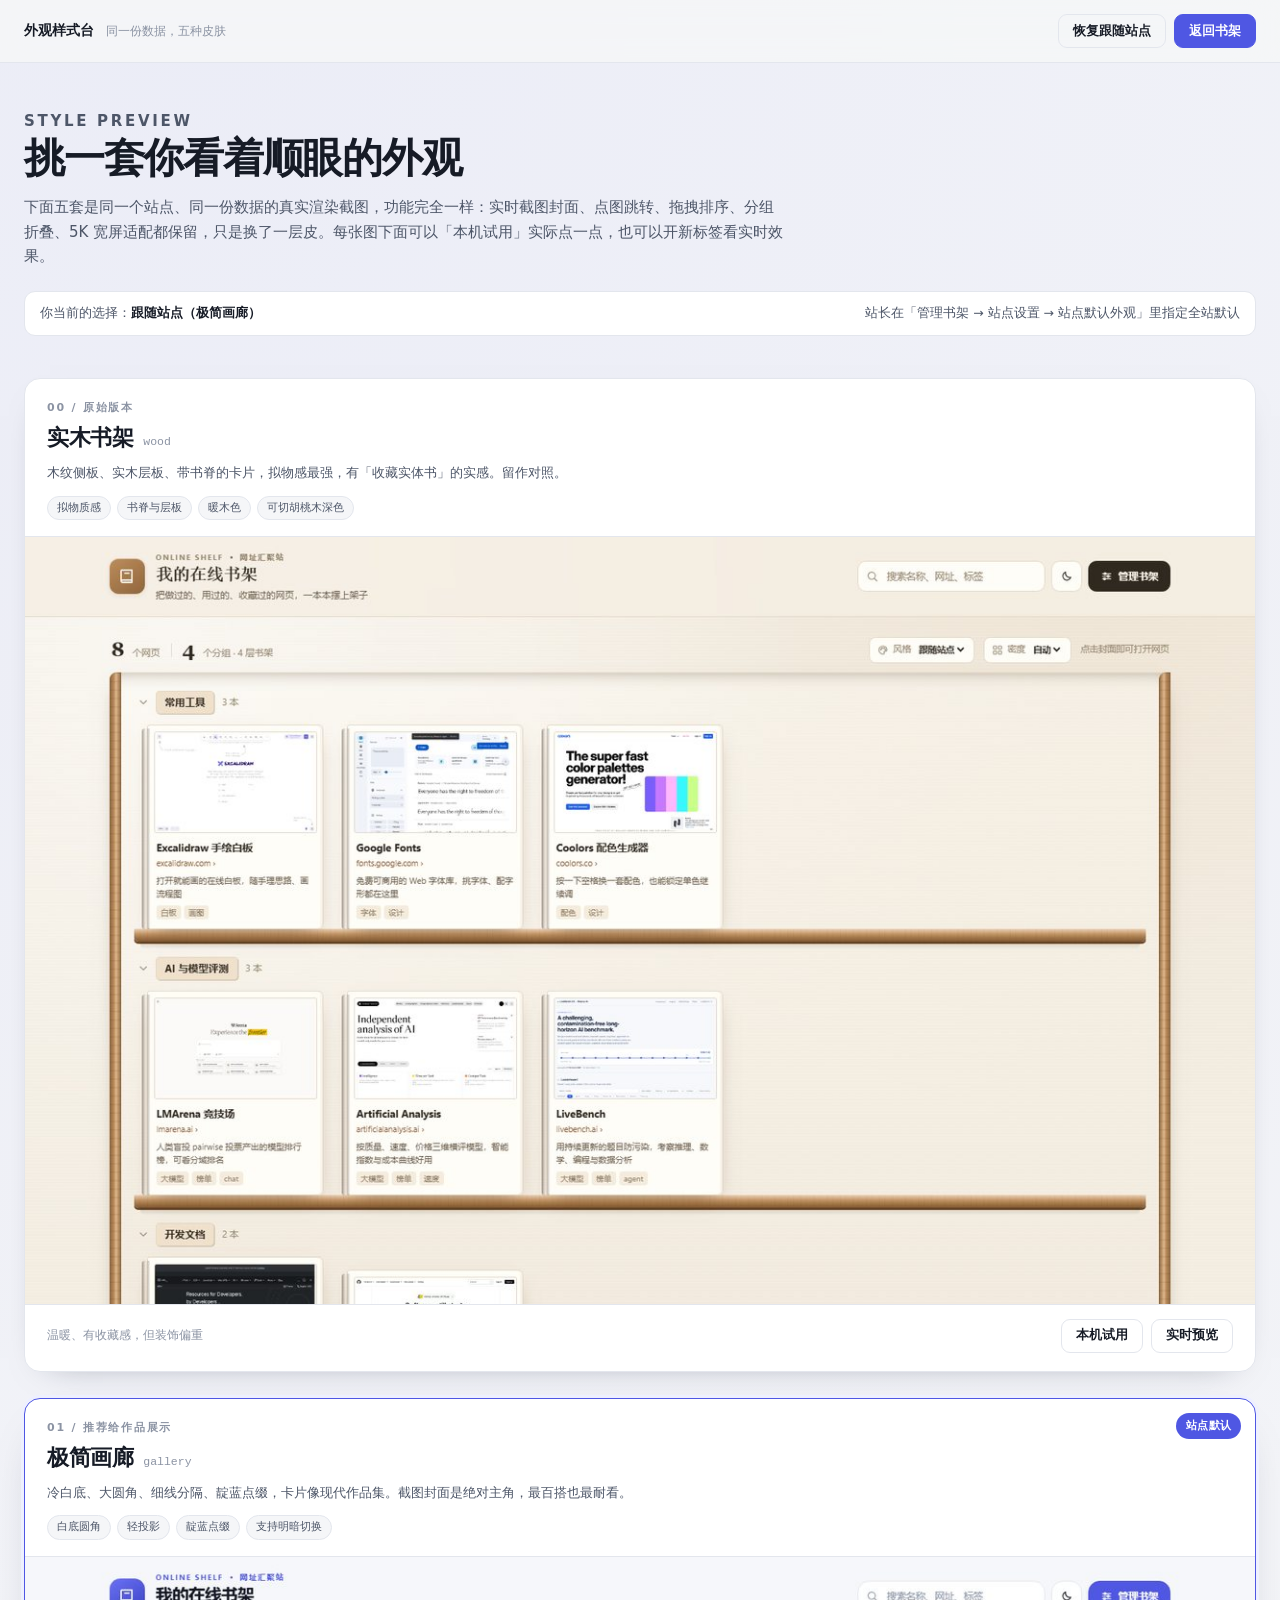
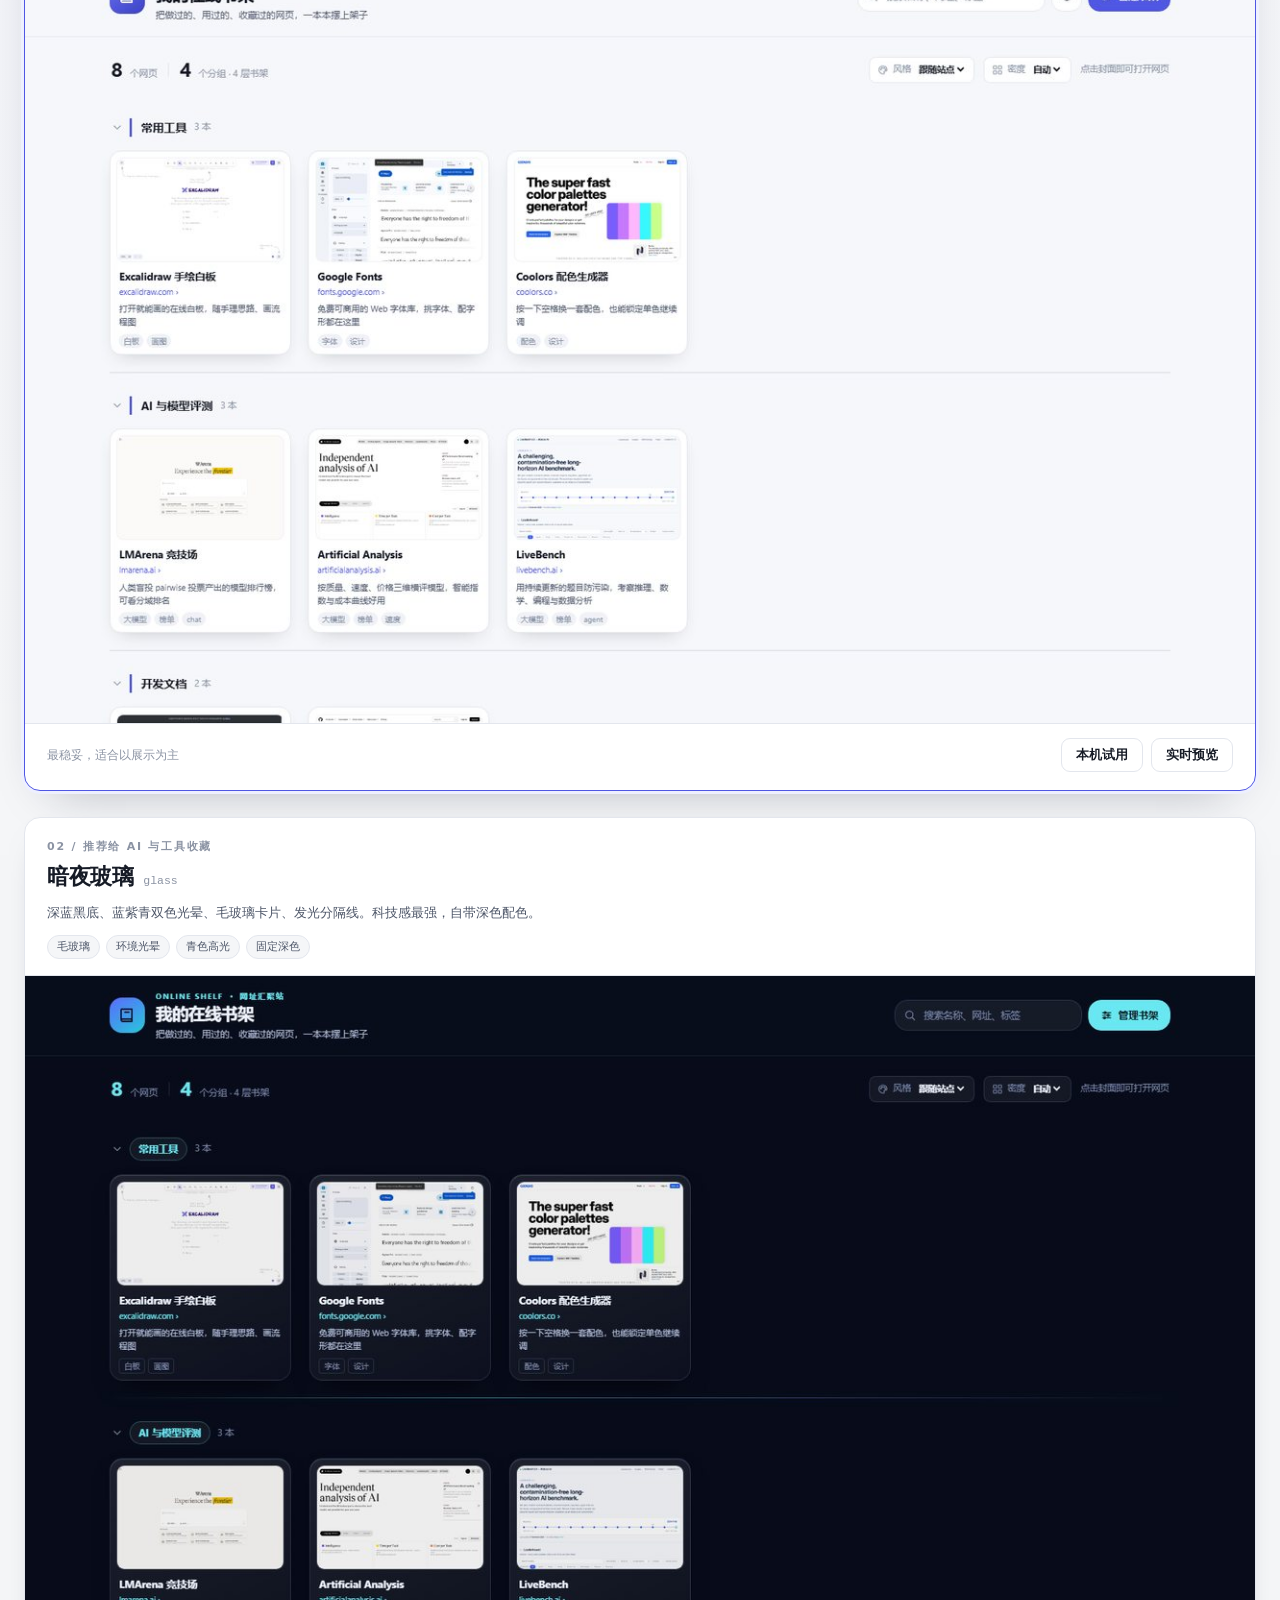
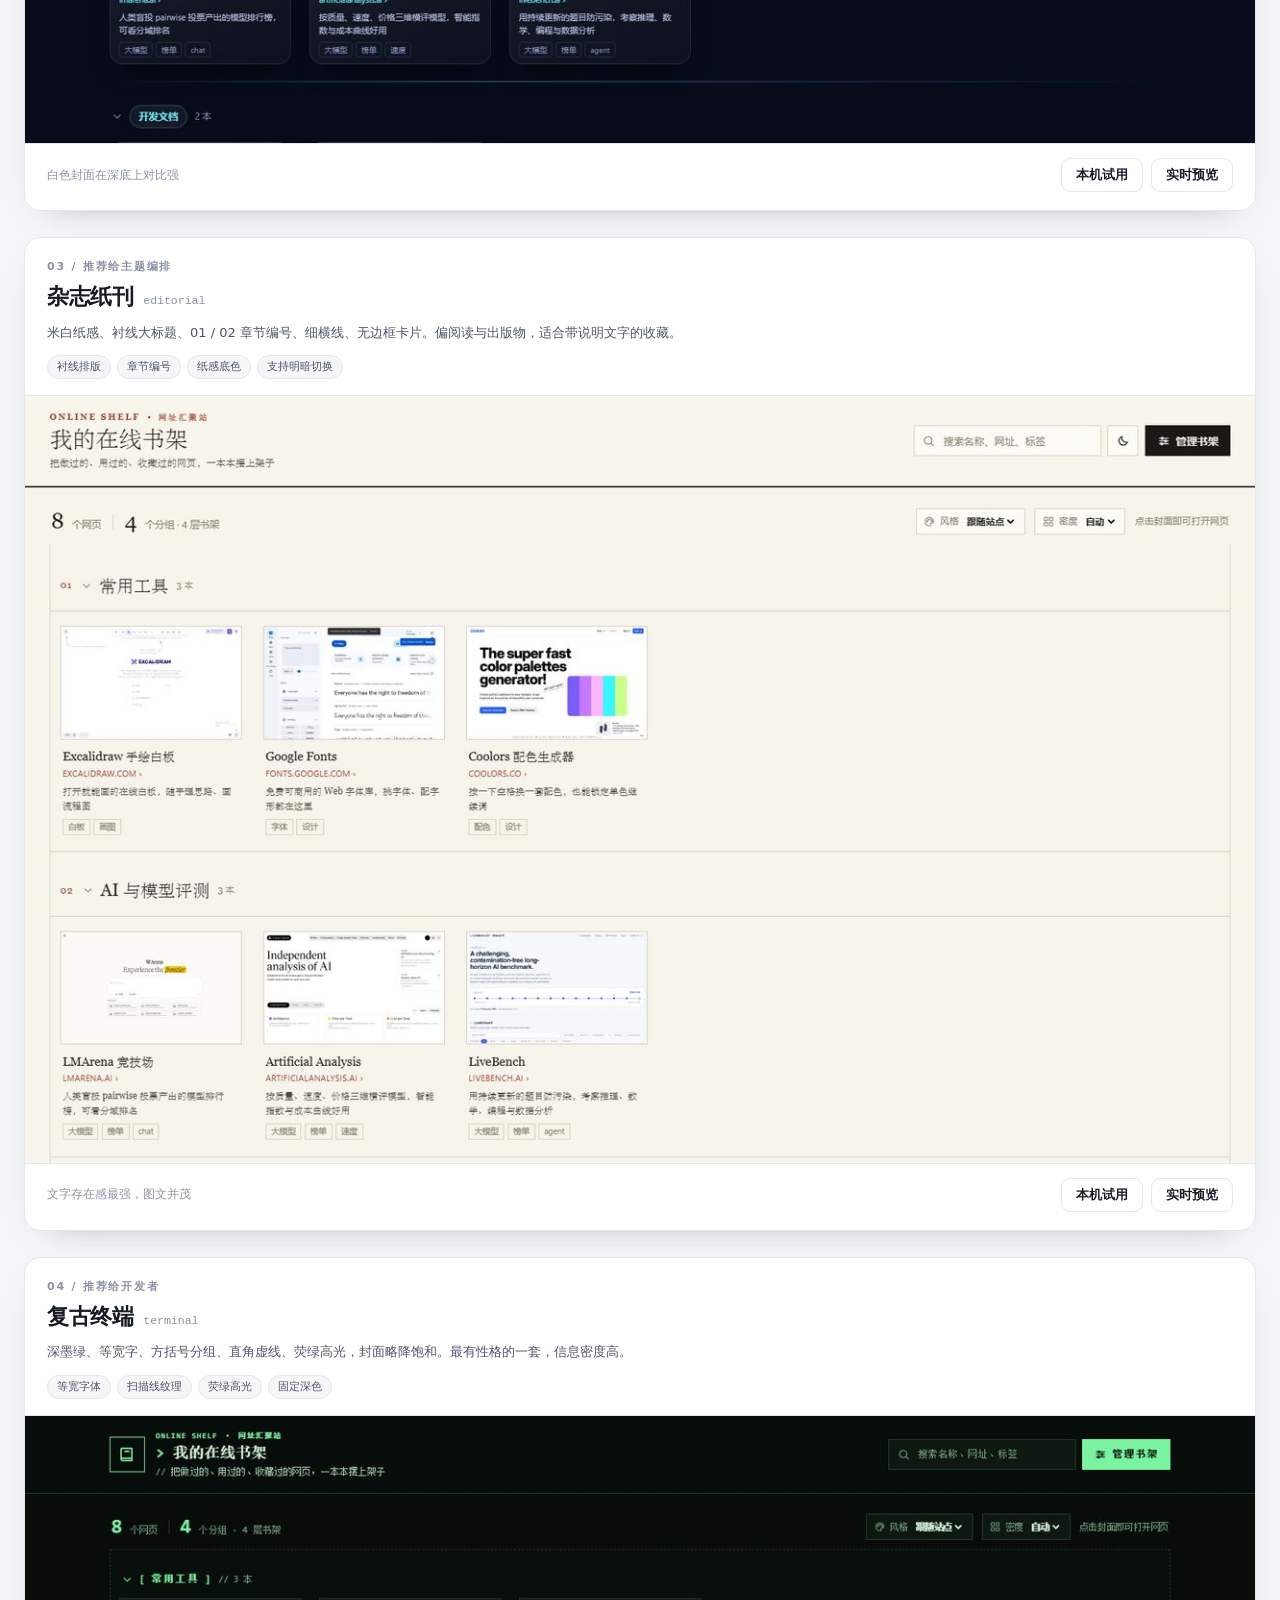
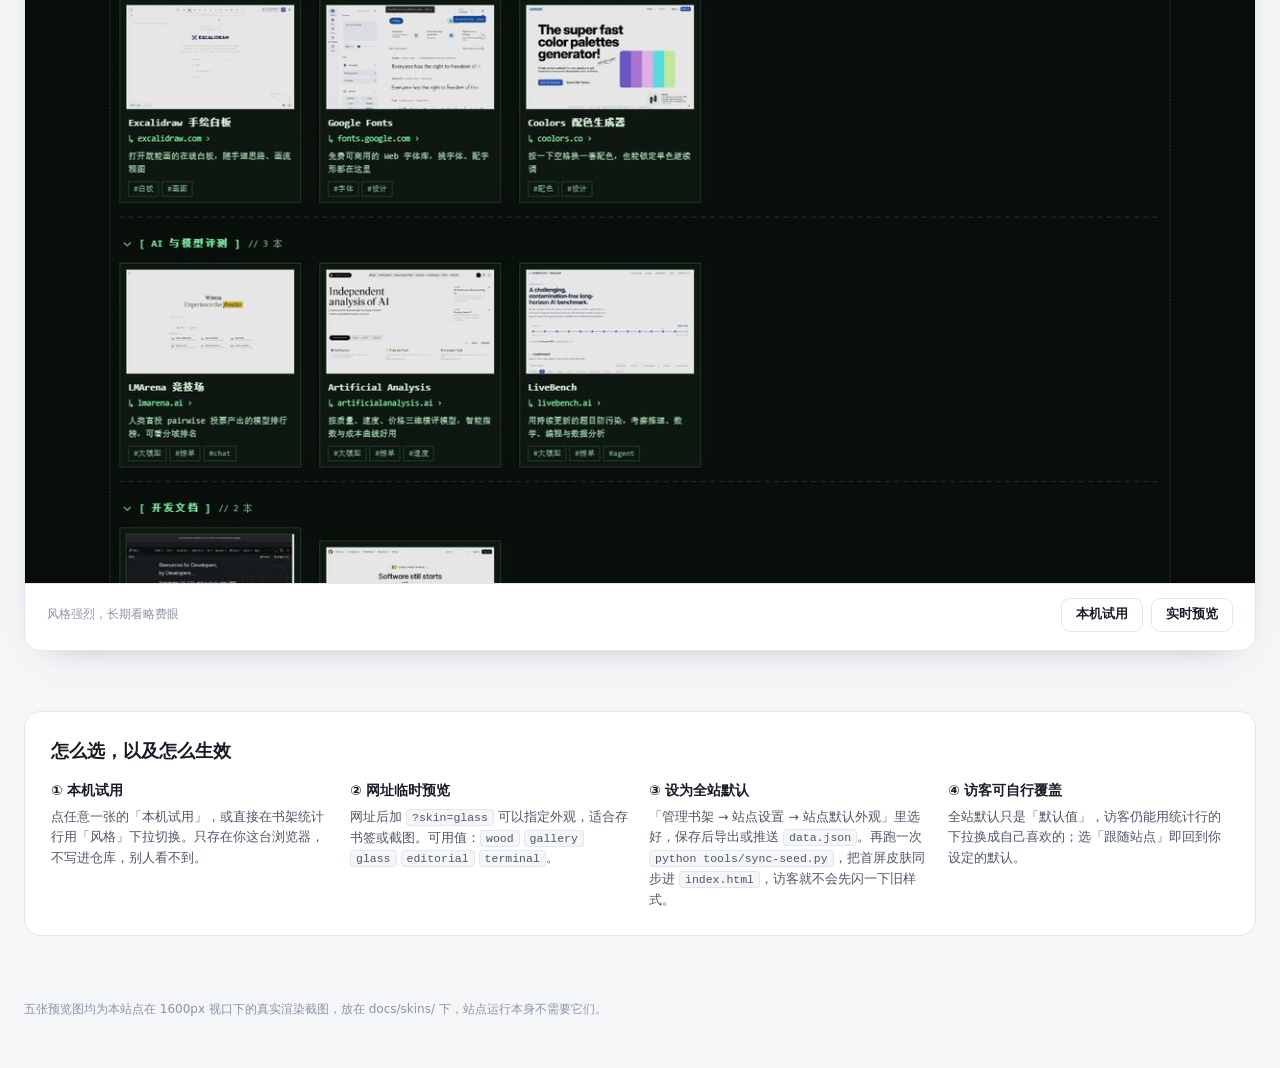
<file: styles.html>
<!doctype html>
<html lang="zh-CN">
<head>
<meta charset="utf-8">
<meta name="viewport" content="width=device-width, initial-scale=1, viewport-fit=cover">
<title>选一套外观 · 在线书架</title>
<style>
  :root {
    --bg: #f5f6f8;
    --card: #ffffff;
    --ink: #161b26;
    --ink-2: #4d5668;
    --muted: #8b93a3;
    --line: #e3e6ed;
    --accent: #4f57e3;
    --accent-soft: #eef0ff;
    --radius: 16px;
  }
  * { box-sizing: border-box; }
  body {
    margin: 0; color: var(--ink); background: var(--bg);
    font-family: -apple-system, BlinkMacSystemFont, "Segoe UI", "PingFang SC", "Hiragino Sans GB", "Microsoft YaHei", system-ui, sans-serif;
    font-size: 14px; line-height: 1.65;
    background-image: radial-gradient(circle at 12% 0%, rgba(79, 87, 227, .06), transparent 40%);
  }
  .wrap { width: min(1600px, calc(100% - 48px)); margin-inline: auto; }
  a { color: inherit; }

  .top {
    position: sticky; top: 0; z-index: 10;
    background: color-mix(in srgb, var(--bg) 88%, transparent);
    backdrop-filter: blur(14px); -webkit-backdrop-filter: blur(14px);
    border-bottom: 1px solid var(--line);
  }
  .top__in { display: flex; align-items: center; justify-content: space-between; gap: 16px; padding: 14px 0; flex-wrap: wrap; }
  .top__brand { display: flex; align-items: baseline; gap: 12px; font-weight: 700; }
  .top__brand small { font-weight: 500; color: var(--muted); font-size: 12px; }
  .top__acts { display: flex; gap: 8px; align-items: center; flex-wrap: wrap; }
  .btn {
    display: inline-flex; align-items: center; justify-content: center; gap: 7px;
    min-height: 34px; padding: 0 14px; border: 1px solid var(--line); border-radius: 9px;
    background: var(--card); color: var(--ink); font: inherit; font-size: 12.5px; font-weight: 600;
    text-decoration: none; cursor: pointer; white-space: nowrap;
    transition: transform .16s, border-color .16s, background-color .16s, box-shadow .16s;
  }
  .btn:hover { border-color: var(--accent); box-shadow: 0 4px 14px -8px rgba(79, 87, 227, .6); }
  .btn:active { transform: scale(.97); }
  .btn--primary { background: var(--accent); border-color: var(--accent); color: #fff; }
  .btn--primary:hover { background: #3f46cc; border-color: #3f46cc; color: #fff; }
  .btn--ghost { background: transparent; }

  .hero { padding: 46px 0 26px; }
  .hero__eyebrow { margin: 0 0 10px; font-size: 11px; font-weight: 700; letter-spacing: .18em; text-transform: uppercase; color: var(--accent); }
  .hero h1 { margin: 0 0 12px; font-size: clamp(28px, 3.2vw, 44px); line-height: 1.2; letter-spacing: -.03em; }
  .hero p { margin: 0; max-width: 760px; color: var(--ink-2); font-size: 15px; }
  .status {
    display: flex; align-items: center; gap: 12px; flex-wrap: wrap;
    margin-top: 22px; padding: 11px 15px; border: 1px solid var(--line); border-radius: 11px;
    background: var(--card); font-size: 12.5px; color: var(--ink-2);
  }
  .status strong { color: var(--ink); }
  .status__spacer { flex: 1; }

  .grid { display: grid; grid-template-columns: 1fr; gap: 26px; padding: 16px 0 60px; }
  @media (min-width: 1500px) { .grid { grid-template-columns: 1fr 1fr; gap: 30px; } }

  .skin {
    position: relative; display: flex; flex-direction: column;
    border: 1px solid var(--line); border-radius: var(--radius); background: var(--card);
    overflow: hidden; box-shadow: 0 12px 34px -26px rgba(20, 28, 48, .5);
    transition: box-shadow .2s, border-color .2s;
  }
  .skin:hover { box-shadow: 0 20px 48px -28px rgba(20, 28, 48, .55); }
  .skin.is-current { border-color: var(--accent); box-shadow: 0 0 0 3px var(--accent-soft), 0 20px 48px -28px rgba(20, 28, 48, .4); }
  .skin__badge {
    position: absolute; z-index: 2; top: 14px; right: 14px; display: none;
    padding: 4px 10px; border-radius: 20px; background: var(--accent); color: #fff;
    font-size: 11px; font-weight: 700; letter-spacing: .02em;
  }
  .skin.is-current .skin__badge { display: block; }
  .skin__head { padding: 20px 22px 16px; }
  .skin__no { font-size: 11px; font-weight: 700; letter-spacing: .16em; color: var(--muted); }
  .skin__title { display: flex; align-items: baseline; gap: 10px; flex-wrap: wrap; margin: 3px 0 6px; }
  .skin__title h2 { margin: 0; font-size: 22px; letter-spacing: -.02em; }
  .skin__title code { font-size: 11.5px; color: var(--muted); font-family: ui-monospace, Consolas, monospace; }
  .skin__desc { margin: 0 0 12px; color: var(--ink-2); font-size: 13px; }
  .tags { display: flex; gap: 6px; flex-wrap: wrap; }
  .tag { padding: 2px 9px; border: 1px solid var(--line); border-radius: 20px; background: var(--bg); color: var(--ink-2); font-size: 11px; }
  .skin__shot {
    display: block; width: 100%; height: auto; aspect-ratio: 16 / 10; object-fit: cover; object-position: top left;
    border-top: 1px solid var(--line); border-bottom: 1px solid var(--line); background: #eee;
  }
  .skin__foot { display: flex; align-items: center; gap: 8px; flex-wrap: wrap; padding: 14px 22px 18px; }
  .skin__hint { flex: 1; min-width: 140px; color: var(--muted); font-size: 11.5px; }

  .pick {
    margin: 0 0 64px; padding: 24px 26px; border: 1px solid var(--line); border-radius: var(--radius); background: var(--card);
  }
  .pick h2 { margin: 0 0 14px; font-size: 18px; }
  .pick__grid { display: grid; grid-template-columns: repeat(auto-fit, minmax(230px, 1fr)); gap: 18px; }
  .pick h3 { margin: 0 0 5px; font-size: 13.5px; }
  .pick p { margin: 0; font-size: 12.5px; color: var(--ink-2); }
  .pick code { padding: 1px 5px; border-radius: 4px; background: var(--bg); border: 1px solid var(--line); font-size: 11.5px; }
  .footer { padding: 0 0 50px; color: var(--muted); font-size: 12px; }
  @media (max-width: 620px) { .wrap { width: calc(100% - 24px); } .hero { padding-top: 28px; } }
</style>
</head>
<body>

<header class="top">
  <div class="wrap top__in">
    <div class="top__brand">外观样式台 <small>同一份数据，五种皮肤</small></div>
    <div class="top__acts">
      <button type="button" class="btn btn--ghost" id="reset">恢复跟随站点</button>
      <a class="btn btn--primary" href="index.html">返回书架</a>
    </div>
  </div>
</header>

<div class="wrap">
  <section class="hero">
    <p class="hero__eyebrow">STYLE PREVIEW</p>
    <h1>挑一套你看着顺眼的外观</h1>
    <p>下面五套是同一个站点、同一份数据的真实渲染截图，功能完全一样：实时截图封面、点图跳转、拖拽排序、分组折叠、5K 宽屏适配都保留，只是换了一层皮。每张图下面可以「本机试用」实际点一点，也可以开新标签看实时效果。</p>
    <div class="status">
      <span>你当前的选择：<strong id="curSkin">跟随站点</strong></span>
      <span class="status__spacer"></span>
      <span>站长在「管理书架 → 站点设置 → 站点默认外观」里指定全站默认</span>
    </div>
  </section>

  <main class="grid" id="grid">

    <article class="skin" data-skin="wood">
      <span class="skin__badge">当前使用</span>
      <div class="skin__head">
        <div class="skin__no">00 / 原始版本</div>
        <div class="skin__title"><h2>实木书架</h2><code>wood</code></div>
        <p class="skin__desc">木纹侧板、实木层板、带书脊的卡片，拟物感最强，有「收藏实体书」的实感。留作对照。</p>
        <div class="tags"><span class="tag">拟物质感</span><span class="tag">书脊与层板</span><span class="tag">暖木色</span><span class="tag">可切胡桃木深色</span></div>
      </div>
      <img class="skin__shot" src="docs/skins/wood.jpg" alt="实木书架风格预览" loading="lazy">
      <div class="skin__foot">
        <span class="skin__hint">温暖、有收藏感，但装饰偏重</span>
        <button type="button" class="btn" data-try="wood">本机试用</button>
        <a class="btn" href="index.html?skin=wood" target="_blank" rel="noopener">实时预览</a>
      </div>
    </article>

    <article class="skin" data-skin="gallery">
      <span class="skin__badge">当前使用</span>
      <div class="skin__head">
        <div class="skin__no">01 / 推荐给作品展示</div>
        <div class="skin__title"><h2>极简画廊</h2><code>gallery</code></div>
        <p class="skin__desc">冷白底、大圆角、细线分隔、靛蓝点缀，卡片像现代作品集。截图封面是绝对主角，最百搭也最耐看。</p>
        <div class="tags"><span class="tag">白底圆角</span><span class="tag">轻投影</span><span class="tag">靛蓝点缀</span><span class="tag">支持明暗切换</span></div>
      </div>
      <img class="skin__shot" src="docs/skins/gallery.jpg" alt="极简画廊风格预览" loading="lazy">
      <div class="skin__foot">
        <span class="skin__hint">最稳妥，适合以展示为主</span>
        <button type="button" class="btn" data-try="gallery">本机试用</button>
        <a class="btn" href="index.html?skin=gallery" target="_blank" rel="noopener">实时预览</a>
      </div>
    </article>

    <article class="skin" data-skin="glass">
      <span class="skin__badge">当前使用</span>
      <div class="skin__head">
        <div class="skin__no">02 / 推荐给 AI 与工具收藏</div>
        <div class="skin__title"><h2>暗夜玻璃</h2><code>glass</code></div>
        <p class="skin__desc">深蓝黑底、蓝紫青双色光晕、毛玻璃卡片、发光分隔线。科技感最强，自带深色配色。</p>
        <div class="tags"><span class="tag">毛玻璃</span><span class="tag">环境光晕</span><span class="tag">青色高光</span><span class="tag">固定深色</span></div>
      </div>
      <img class="skin__shot" src="docs/skins/glass.jpg" alt="暗夜玻璃风格预览" loading="lazy">
      <div class="skin__foot">
        <span class="skin__hint">白色封面在深底上对比强</span>
        <button type="button" class="btn" data-try="glass">本机试用</button>
        <a class="btn" href="index.html?skin=glass" target="_blank" rel="noopener">实时预览</a>
      </div>
    </article>

    <article class="skin" data-skin="editorial">
      <span class="skin__badge">当前使用</span>
      <div class="skin__head">
        <div class="skin__no">03 / 推荐给主题编排</div>
        <div class="skin__title"><h2>杂志纸刊</h2><code>editorial</code></div>
        <p class="skin__desc">米白纸感、衬线大标题、01 / 02 章节编号、细横线、无边框卡片。偏阅读与出版物，适合带说明文字的收藏。</p>
        <div class="tags"><span class="tag">衬线排版</span><span class="tag">章节编号</span><span class="tag">纸感底色</span><span class="tag">支持明暗切换</span></div>
      </div>
      <img class="skin__shot" src="docs/skins/editorial.jpg" alt="杂志纸刊风格预览" loading="lazy">
      <div class="skin__foot">
        <span class="skin__hint">文字存在感最强，图文并茂</span>
        <button type="button" class="btn" data-try="editorial">本机试用</button>
        <a class="btn" href="index.html?skin=editorial" target="_blank" rel="noopener">实时预览</a>
      </div>
    </article>

    <article class="skin" data-skin="terminal">
      <span class="skin__badge">当前使用</span>
      <div class="skin__head">
        <div class="skin__no">04 / 推荐给开发者</div>
        <div class="skin__title"><h2>复古终端</h2><code>terminal</code></div>
        <p class="skin__desc">深墨绿、等宽字、方括号分组、直角虚线、荧绿高光，封面略降饱和。最有性格的一套，信息密度高。</p>
        <div class="tags"><span class="tag">等宽字体</span><span class="tag">扫描线纹理</span><span class="tag">荧绿高光</span><span class="tag">固定深色</span></div>
      </div>
      <img class="skin__shot" src="docs/skins/terminal.jpg" alt="复古终端风格预览" loading="lazy">
      <div class="skin__foot">
        <span class="skin__hint">风格强烈，长期看略费眼</span>
        <button type="button" class="btn" data-try="terminal">本机试用</button>
        <a class="btn" href="index.html?skin=terminal" target="_blank" rel="noopener">实时预览</a>
      </div>
    </article>

  </main>

  <section class="pick">
    <h2>怎么选，以及怎么生效</h2>
    <div class="pick__grid">
      <div>
        <h3>① 本机试用</h3>
        <p>点任意一张的「本机试用」，或直接在书架统计行用「风格」下拉切换。只存在你这台浏览器，不写进仓库，别人看不到。</p>
      </div>
      <div>
        <h3>② 网址临时预览</h3>
        <p>网址后加 <code>?skin=glass</code> 可以指定外观，适合存书签或截图。可用值：<code>wood</code> <code>gallery</code> <code>glass</code> <code>editorial</code> <code>terminal</code>。</p>
      </div>
      <div>
        <h3>③ 设为全站默认</h3>
        <p>「管理书架 → 站点设置 → 站点默认外观」里选好，保存后导出或推送 <code>data.json</code>。再跑一次 <code>python tools/sync-seed.py</code>，把首屏皮肤同步进 <code>index.html</code>，访客就不会先闪一下旧样式。</p>
      </div>
      <div>
        <h3>④ 访客可自行覆盖</h3>
        <p>全站默认只是「默认值」，访客仍能用统计行的下拉换成自己喜欢的；选「跟随站点」即回到你设定的默认。</p>
      </div>
    </div>
  </section>

  <footer class="footer">五张预览图均为本站点在 1600px 视口下的真实渲染截图，放在 docs/skins/ 下，站点运行本身不需要它们。</footer>
</div>

<script>
  (function () {
    var KEY = 'onlineshelf:prefs:v1';
    // file:// 双击时读不到 data.json，用这个常量兜底；改了站点默认请同步改这里
    var SITE_DEFAULT = 'gallery';
    var LABEL = { auto: '跟随站点', wood: '实木书架', gallery: '极简画廊', glass: '暗夜玻璃', editorial: '杂志纸刊', terminal: '复古终端' };
    var prefs = {};
    try { prefs = JSON.parse(localStorage.getItem(KEY) || '{}') || {}; } catch (e) { prefs = {}; }
    var cur = (LABEL[prefs.skin] && prefs.skin !== 'auto') ? prefs.skin : null;

    function paint(siteDefault) {
      var effective = cur || siteDefault;
      document.getElementById('curSkin').textContent = cur
        ? LABEL[cur]
        : '跟随站点（' + (LABEL[effective] || siteDefault) + '）';
      Array.prototype.forEach.call(document.querySelectorAll('.skin'), function (card) {
        card.classList.remove('is-current');
        if (card.getAttribute('data-skin') === effective) {
          card.classList.add('is-current');
          var b = card.querySelector('.skin__badge');
          if (b) b.textContent = cur ? '当前使用' : '站点默认';
        }
      });
    }
    paint(SITE_DEFAULT);
    if (location.protocol !== 'file:') {
      fetch('./data.json', { cache: 'no-store' })
        .then(function (r) { return r.ok ? r.json() : null; })
        .then(function (d) {
          var s = d && d.settings && d.settings.skin;
          if (s && LABEL[s] && s !== 'auto') paint(s);
        })
        .catch(function () { /* 取不到就用常量 */ });
    }

    function save(skin, go) {
      prefs.skin = skin;
      try { localStorage.setItem(KEY, JSON.stringify(prefs)); } catch (e) { /* 隐私模式 */ }
      if (go) location.href = 'index.html';
      else location.reload();
    }
    Array.prototype.forEach.call(document.querySelectorAll('[data-try]'), function (btn) {
      btn.addEventListener('click', function () { save(btn.getAttribute('data-try'), true); });
    });
    document.getElementById('reset').addEventListener('click', function () { save('auto', false); });
  })();
</script>
</body>
</html>
</file>
